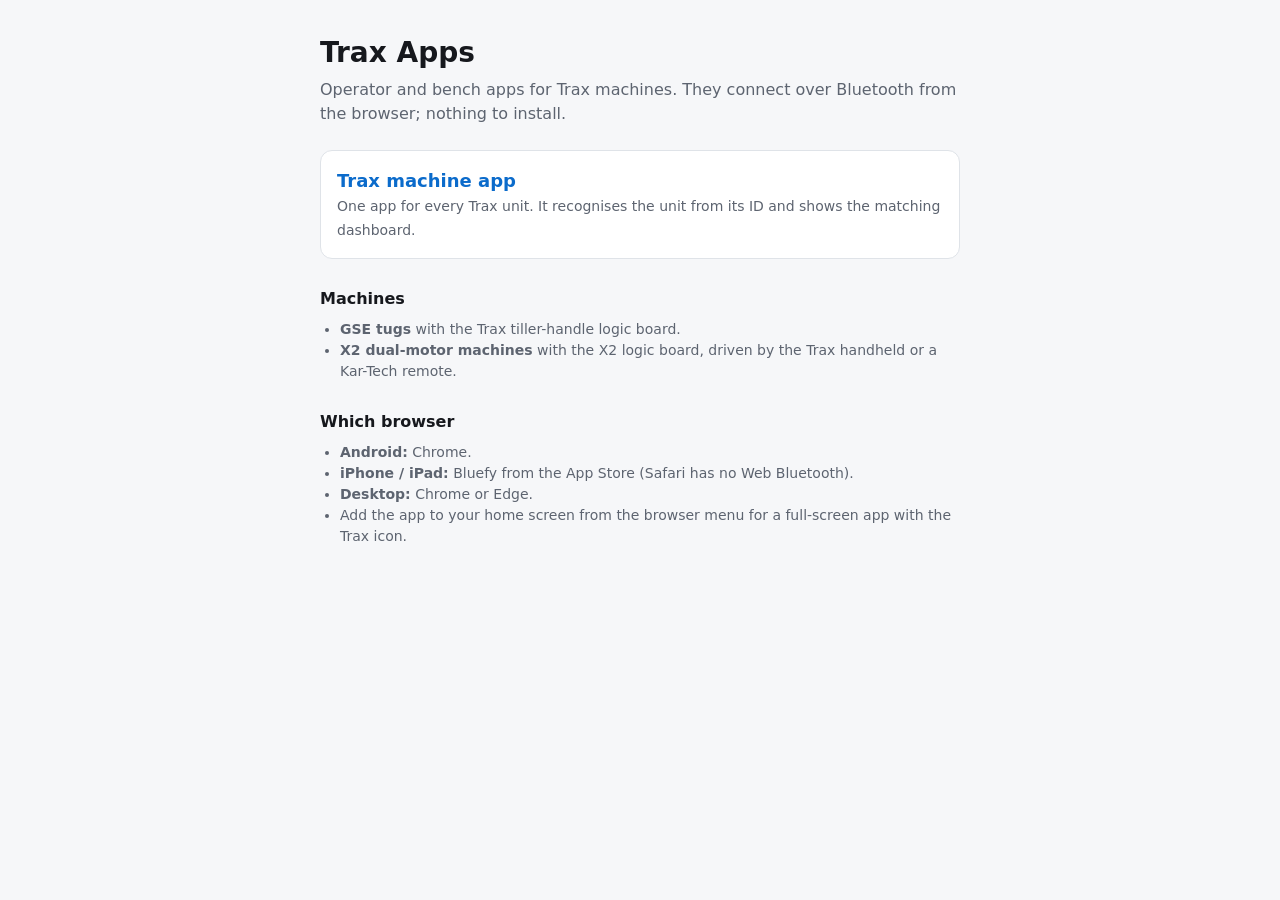
<file: index.html>
<!doctype html>
<html lang="en">
<head>
<meta charset="utf-8">
<meta name="viewport" content="width=device-width, initial-scale=1">
<title>Trax Apps</title>
<meta name="description" content="Web apps for Trax machines. Bluetooth from the browser, nothing to install.">
<style>
  :root { --bg: #f6f7f9; --fg: #16181d; --muted: #5d6470; --card: #ffffff; --line: #dfe3e8; --accent: #0b6bcb; }
  @media (prefers-color-scheme: dark) {
    :root:not([data-theme="light"]) { --bg: #101216; --fg: #e8eaee; --muted: #9aa3ad; --card: #181b21; --line: #2a2f37; --accent: #5aa9ff; }
  }
  :root[data-theme="dark"] { --bg: #101216; --fg: #e8eaee; --muted: #9aa3ad; --card: #181b21; --line: #2a2f37; --accent: #5aa9ff; }
  body { margin: 0; background: var(--bg); color: var(--fg); font: 16px/1.5 system-ui, -apple-system, "Segoe UI", Roboto, sans-serif; }
  main { max-width: 640px; margin: 0 auto; padding: 32px 16px 48px; }
  h1 { font-size: 28px; margin: 0 0 4px; }
  p.lead { color: var(--muted); margin: 0 0 24px; }
  a.app { display: block; background: var(--card); border: 1px solid var(--line); border-radius: 12px; padding: 16px; text-decoration: none; color: inherit; margin-bottom: 12px; }
  a.app:hover { border-color: var(--accent); }
  a.app strong { display: block; font-size: 18px; color: var(--accent); }
  a.app span { color: var(--muted); font-size: 14px; }
  h2 { font-size: 16px; margin: 28px 0 8px; }
  ul { margin: 0; padding-left: 20px; color: var(--muted); font-size: 14px; }
  code { font-size: 13px; }
</style>
</head>
<body>
<main>
  <h1>Trax Apps</h1>
  <p class="lead">Operator and bench apps for Trax machines. They connect over Bluetooth from the browser; nothing to install.</p>

  <a class="app" href="app/">
    <strong>Trax machine app</strong>
    <span>One app for every Trax unit. It recognises the unit from its ID and shows the matching dashboard.</span>
  </a>

  <h2>Machines</h2>
  <ul>
    <li><b>GSE tugs</b> with the Trax tiller-handle logic board.</li>
    <li><b>X2 dual-motor machines</b> with the X2 logic board, driven by the Trax handheld or a Kar-Tech remote.</li>
  </ul>

  <h2>Which browser</h2>
  <ul>
    <li><b>Android:</b> Chrome.</li>
    <li><b>iPhone / iPad:</b> Bluefy from the App Store (Safari has no Web Bluetooth).</li>
    <li><b>Desktop:</b> Chrome or Edge.</li>
    <li>Add the app to your home screen from the browser menu for a full-screen app with the Trax icon.</li>
  </ul>
</main>
</body>
</html>
</file>
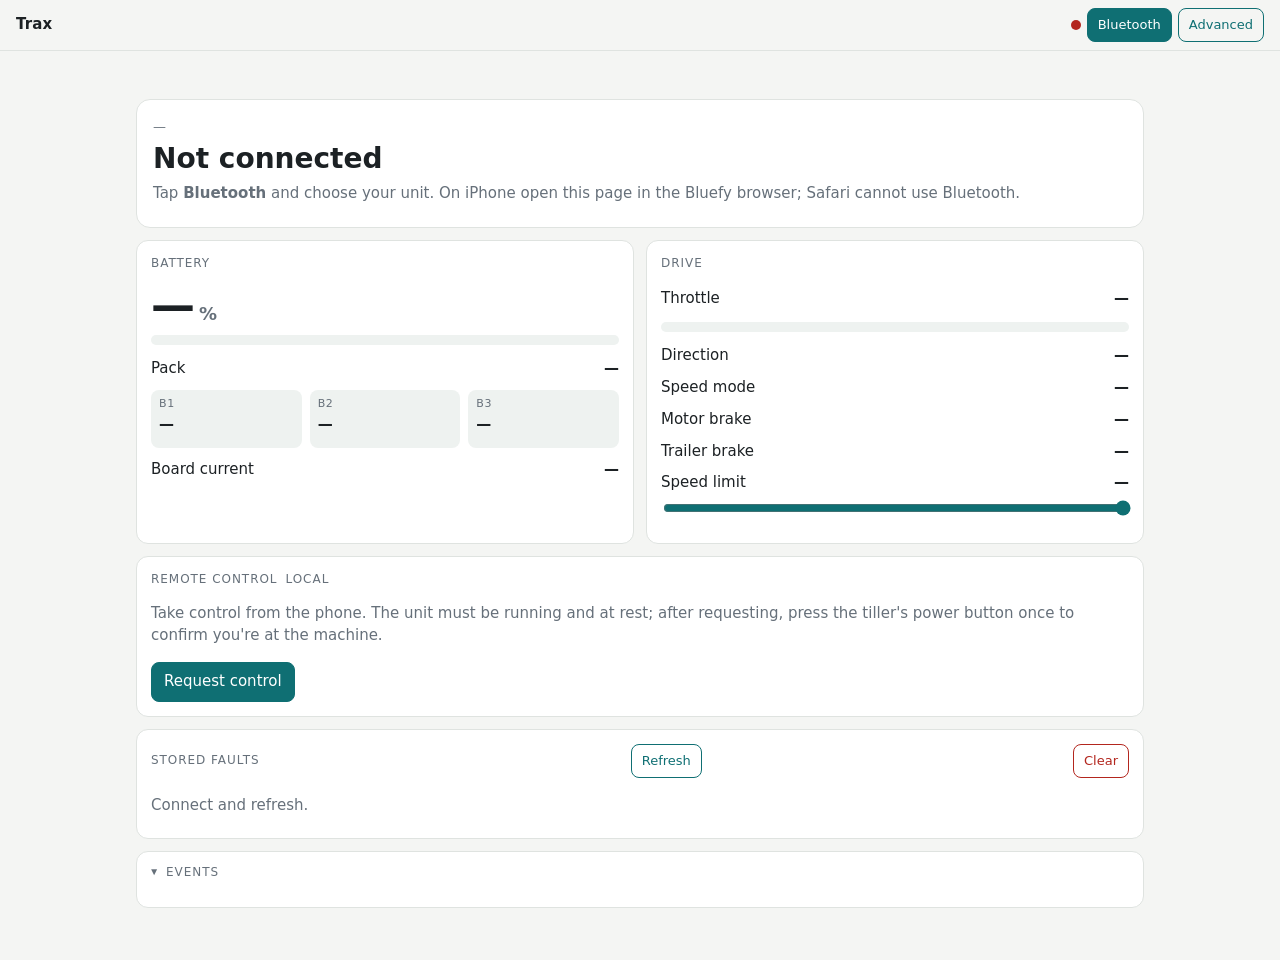
<file: app/index.html>
<!doctype html>
<html lang="en">
<head>
<meta charset="utf-8">
<meta name="viewport" content="width=device-width, initial-scale=1, viewport-fit=cover">
<meta name="color-scheme" content="light dark">
<meta name="apple-mobile-web-app-capable" content="yes">
<meta name="mobile-web-app-capable" content="yes">
<meta name="apple-mobile-web-app-status-bar-style" content="black-translucent">
<meta name="apple-mobile-web-app-title" content="Trax">
<meta name="theme-color" content="#000000">
<link rel="manifest" href="manifest.webmanifest">
<link rel="icon" href="icon.svg" type="image/svg+xml">
<link rel="apple-touch-icon" href="icon-180.png">
<title>Trax</title>
<link rel="stylesheet" href="css/app.css">
<script>
// Show script errors on the page (phones have no console). Must be a classic
// script so it runs even when the module below fails to load.
window.addEventListener("error", function (e) {
  var b = document.getElementById("jserr"); if (!b) return;
  b.hidden = false; b.textContent = "Script error: " + (e.message || e) + (e.filename ? " (" + e.filename.split("/").pop() + ":" + e.lineno + ")" : "");
});
window.addEventListener("unhandledrejection", function (e) {
  var b = document.getElementById("jserr"); if (!b) return;
  b.hidden = false; b.textContent = "Error: " + (e.reason && e.reason.message || e.reason);
});
if (!Element.prototype.replaceChildren) Element.prototype.replaceChildren = function () { while (this.firstChild) this.removeChild(this.firstChild); for (var i = 0; i < arguments.length; i++) this.appendChild(arguments[i]); };
</script>
</head>
<body>
<div id="jserr" class="alert" hidden></div>
<header class="top">
  <div class="brand"><span id="unit-name" title="Tap to rename this unit">Trax</span> <span id="unit-id" class="chip unit-chip" hidden></span> <span id="devname" class="muted"></span></div>
  <div class="conn">
    <span id="linkdot" class="dot"></span>
    <button id="btn-bridge" class="btn small">Bridge</button>
    <button id="btn-ble" class="btn small">Bluetooth</button>
    <button id="btn-ble-off" class="btn small ghost" hidden>Disconnect</button>
    <button id="btn-adv" class="btn small ghost" aria-pressed="false">Advanced</button>
  </div>
</header>

<main class="wrap">

  <!-- ===== Unit identity (every product) ===== -->
  <section class="unit-line">
    <span id="unit-product" class="muted small"></span>
    <button id="btn-rename" class="btn small ghost" hidden>Rename</button>
  </section>
  <div id="unit-twin" class="alert warn small" hidden></div>

  <!-- ===== Unknown machine / unreadable protocol ===== -->
  <section class="card" data-dash="generic" hidden>
    <div class="card-h" id="gen-title">Unknown machine</div>
    <p id="gen-text" class="muted"></p>
    <div class="console" id="gen-lines"></div>
  </section>

  <!-- ===== GSE tiller handle: operator view ===== -->
  <section id="hero" class="hero state-none" data-dash="gse">
    <div class="hero-state" id="state">—</div>
    <div class="hero-text" id="state-text">Not connected</div>
    <div class="hero-sub" id="connect-hint" hidden>Tap <b>Bluetooth</b> and choose your unit. On iPhone open this page in the Bluefy browser; Safari cannot use Bluetooth.</div>
    <div class="hero-sub" id="state-sub"></div>
  </section>

  <section id="alert" class="alert" data-dash="gse" data-keep-hidden hidden>
    <div class="alert-title" id="alert-title"></div>
    <div class="alert-text" id="alert-text"></div>
    <div class="row wrap-row" style="margin-top:8px">
      <button id="btn-restart" class="btn small" hidden>Restart</button>
      <button id="btn-powercycle" class="btn small sim" data-s="reset" hidden>Power cycle (simulator)</button>
    </div>
  </section>

  <section class="grid" data-dash="gse">
    <div class="card">
      <div class="card-h">Battery <span class="muted small" id="batt-type"></span></div>
      <div class="soc"><span id="soc">—</span><span class="unit">%</span></div>
      <div class="bar"><div id="socbar" class="bar-fill"></div></div>
      <div class="row"><span>Pack</span><b id="v36">—</b></div>
      <div class="units">
        <div><span>B1</span><b id="b1">—</b><i id="b1bar"></i></div>
        <div><span>B2</span><b id="b2">—</b><i id="b2bar"></i></div>
        <div><span>B3</span><b id="b3">—</b><i id="b3bar"></i></div>
      </div>
      <div class="row"><span id="i-label">Board current</span><b id="i_board">—</b></div>
      <div class="row" id="chg-row" hidden><span>Time to full</span><b id="chg-time">—</b></div>
      <div class="row" id="run-row" hidden><span>Run time left</span><b id="run-time">—</b></div>
      <div class="row" id="soc-src" hidden><span class="muted small" id="soc-note"></span></div>
      <div class="badges" id="batt-badges"></div>
    </div>

    <div class="card">
      <div class="card-h">Drive</div>
      <div class="row"><span>Throttle</span><b id="thr">—</b></div>
      <div class="bar"><div id="thrbar" class="bar-fill accent"></div></div>
      <div class="row"><span>Direction</span><b id="dir">—</b></div>
      <div class="row"><span>Speed mode</span><b id="speed">—</b></div>
      <div class="row"><span>Motor brake</span><b id="mbrake">—</b></div>
      <div class="row"><span>Trailer brake</span><b id="tb">—</b></div>
      <div class="row" id="trailer-row" hidden><span>Trailer</span><b id="trailer">—</b></div>
      <div class="row" id="temp-row" hidden><span>Board temperature</span><b id="temp">—</b></div>
      <div class="row slider-row">
        <label for="thr-limit">Speed limit <b id="thr-limit-v">—</b></label>
        <input id="thr-limit" type="range" min="50" max="100" step="5" value="100" aria-label="Speed limit percent">
      </div>
      <div class="badges" id="drive-badges"></div>
    </div>
  </section>

  <section class="card" id="remote-card" data-dash="gse">
    <div class="card-h">Remote control <span class="muted small" id="remote-state">local</span></div>
    <div id="remote-idle">
      <p class="muted">Take control from the phone. The unit must be running and at rest; after requesting, press the tiller's power button once to confirm you're at the machine.</p>
      <p id="remote-link" class="drive-banner" hidden></p>
      <button id="btn-remote-req" class="btn">Request control</button>
      <p id="remote-msg" class="drive-banner bad" hidden></p>
      <button id="btn-remote-restart" class="btn small" hidden>Restart unit</button>
    </div>
    <div id="remote-pending" hidden>
      <p><b>Press the power button on the tiller</b> to confirm. Waiting…</p>
      <div class="row wrap-row">
        <button id="btn-remote-cancel" class="btn ghost small">Cancel</button>
        <button class="btn small sim" data-s="press" hidden>Simulate: tiller button press</button>
      </div>
    </div>
    <div id="remote-armed" hidden>
      <p><b>Remote control active.</b> The drive screen is open; if it was closed, reopen it.</p>
      <div class="row wrap-row"><button id="btn-drive-open" class="btn">Open drive screen</button>
        <button id="btn-remote-rel" class="btn ghost">Release control</button></div>
    </div>
    <div id="remote-stopped" hidden class="alert">
      <div class="alert-title">Remote STOP is latched</div>
      <div class="alert-text">The unit is holding with the trailer brake on. Open the drive screen to clear the stop, or release control.</div>
      <div class="row wrap-row" style="margin-top:8px">
        <button id="btn-remote-open2" class="btn small">Open drive screen</button>
        <button id="btn-remote-rel3" class="btn small ghost">Release</button>
      </div>
    </div>
    <div id="remote-lost" hidden class="alert warn">
      <div class="alert-title">Control link interrupted</div>
      <div class="alert-text" id="remote-lost-text">No commands reached the unit. It has stopped and is holding.</div>
      <div class="row wrap-row" style="margin-top:8px">
        <button id="btn-remote-resume" class="btn small">Resume</button>
        <button id="btn-remote-rel2" class="btn small ghost">Release</button>
      </div>
    </div>
  </section>

  <!-- ===== X2 dual motor: operator view ===== -->
  <section id="x2-hero" class="hero state-none" data-dash="x2" hidden>
    <div class="hero-state" id="x2-state">—</div>
    <div class="hero-text" id="x2-state-text">Not connected</div>
    <div class="hero-sub" id="x2-state-sub"></div>
  </section>

  <section id="x2-alert" class="alert" data-dash="x2" data-keep-hidden hidden>
    <div class="alert-title" id="x2-alert-title"></div>
    <div class="alert-text" id="x2-alert-text"></div>
    <div class="row wrap-row" style="margin-top:8px">
      <button id="x2-btn-restart" class="btn small" hidden>Restart</button>
      <button class="btn small sim" data-s="reset" hidden>Power cycle (simulator)</button>
    </div>
  </section>

  <!-- a change to a confirmed setting (remote type, control style): waiting for the unit's button, or stored and waiting for a restart -->
  <section id="x2-cfg-notice" class="alert warn" data-dash="x2" data-keep-hidden hidden>
    <div class="alert-title" id="x2-cfg-notice-title"></div>
    <div class="alert-text" id="x2-cfg-notice-text"></div>
    <div class="row wrap-row" style="margin-top:8px">
      <button id="x2-btn-cfg-cancel" class="btn small ghost">Cancel</button>
      <button id="x2-btn-cfg-sim-press" class="btn small sim" data-s="press" hidden>Simulate: power button press</button>
      <button id="x2-btn-cfg-sim-reset" class="btn small sim" data-s="reset" hidden>Power cycle (simulator)</button>
    </div>
  </section>

  <section class="grid" data-dash="x2" hidden>
    <div class="card">
      <div class="card-h">Control <span class="muted small" id="x2-ctl-mode"></span></div>
      <div class="row"><span>Driving now</span><b id="x2-ctl">—</b></div>
      <div class="row" id="x2-link-row"><span>Trax handheld</span><b id="x2-link">—</b></div>
      <div class="row" id="x2-kt-row"><span>Kar-Tech levers</span><b id="x2-kt">—</b></div>
      <div class="x2-tracks">
        <div class="x2-track"><span>Left</span><div class="x2-bibar"><i id="x2-out-l"></i></div><b id="x2-out-l-v">—</b></div>
        <div class="x2-track"><span>Right</span><div class="x2-bibar"><i id="x2-out-r"></i></div><b id="x2-out-r-v">—</b></div>
      </div>
      <div class="row"><span>Speed mode</span><b id="x2-speed">—</b></div>
      <div class="row slider-row">
        <label for="x2-thr-limit">Speed limit <b id="x2-thr-limit-v">—</b></label>
        <input id="x2-thr-limit" type="range" min="10" max="100" step="5" value="100" aria-label="Speed limit percent">
      </div>
      <div class="badges" id="x2-ctl-badges"></div>
    </div>

    <div class="card">
      <div class="card-h">Wheel speed <span class="muted small" id="x2-ws-note"></span></div>
      <div class="x2-tracks">
        <div class="x2-track"><span>Left</span><div class="bar"><div id="x2-ws-l" class="bar-fill accent"></div></div><b id="x2-ws-l-v">—</b></div>
        <div class="x2-track"><span>Right</span><div class="bar"><div id="x2-ws-r" class="bar-fill accent"></div></div><b id="x2-ws-r-v">—</b></div>
      </div>
      <div class="row"><span>Difference</span><b id="x2-ws-diff">—</b></div>
      <div class="row"><span>Drive assist</span><b id="x2-pid">—</b></div>
      <div class="x2-track x2-trim"><span>Trim</span><div class="x2-bibar"><i id="x2-pid-u"></i></div><b id="x2-pid-u-v">—</b></div>
      <div class="row"><span>Learned trim</span><b id="x2-learn">—</b></div>
      <label class="chk"><input type="checkbox" id="x2-pid-en"> Keep the tracks matched (drive assist)</label>
      <div class="badges" id="x2-ws-badges"></div>
    </div>

    <div class="card">
      <div class="card-h">Battery <span class="muted small" id="x2-batt-type"></span></div>
      <div class="soc"><span id="x2-soc">—</span><span class="unit">%</span></div>
      <div class="bar"><div id="x2-socbar" class="bar-fill"></div></div>
      <div class="row"><span>Pack</span><b id="x2-v36">—</b></div>
      <div class="units" id="x2-units">
        <div><span>B1</span><b id="x2-b1">—</b><i id="x2-b1bar"></i></div>
        <div><span>B2</span><b id="x2-b2">—</b><i id="x2-b2bar"></i></div>
        <div><span>B3</span><b id="x2-b3">—</b><i id="x2-b3bar"></i></div>
      </div>
      <div class="row" id="x2-i-board-row"><span>Machine current</span><b id="x2-i-board">—</b></div>
      <div class="row" id="x2-temp-row" hidden><span>Board temperature</span><b id="x2-temp">—</b></div>
      <div class="badges" id="x2-batt-badges"></div>
    </div>

    <div class="card">
      <div class="card-h">Machine</div>
      <div class="row x2-estop-row"><span>E-stop loop</span><b id="x2-estop">—</b></div>
      <div class="x2-sides">
        <div class="x2-side"><div class="x2-side-h">Side A</div>
          <div class="row"><span>Controller</span><b id="x2-mc-a">—</b></div>
          <div class="row"><span>Contactor</span><b id="x2-relay-a">—</b></div>
          <div class="row"><span>Brake</span><b id="x2-brake-a">—</b></div>
        </div>
        <div class="x2-side"><div class="x2-side-h">Side B</div>
          <div class="row"><span>Controller</span><b id="x2-mc-b">—</b></div>
          <div class="row"><span>Contactor</span><b id="x2-relay-b">—</b></div>
          <div class="row"><span>Brake</span><b id="x2-brake-b">—</b></div>
        </div>
      </div>
      <div class="badges" id="x2-mach-badges"></div>
      <div class="sub-h">Trailer</div>
      <div class="row"><span>Trailer brake</span><b id="x2-tb">—</b></div>
      <div class="row" id="x2-trailer-row" hidden><span>Trailer</span><b id="x2-trailer">—</b></div>
    </div>
  </section>

  <section class="card" id="x2-remote-card" data-dash="x2" hidden>
    <div class="card-h">Phone control <span class="muted small" id="x2-remote-state">radio remote</span></div>
    <div id="x2-remote-idle">
      <p class="muted" id="x2-remote-intro">Drive from this phone with the same controls as the radio remote. The unit must be running and at rest; after requesting, press the unit's power button once to confirm you are at the machine.</p>
      <p id="x2-remote-link" class="drive-banner" hidden></p>
      <div class="row"><span>Control style</span><b id="x2-style-now">—</b></div>
      <div class="row wrap-row">
        <button id="x2-btn-remote-req" class="btn">Request control</button>
        <button id="x2-btn-style" class="btn ghost" title="Needs a press of the unit's power button and a restart of the unit">Change control style…</button>
      </div>
      <p id="x2-remote-msg" class="drive-banner bad" hidden></p>
    </div>
    <div id="x2-remote-pending" hidden>
      <p><b>Press the power button on the unit</b> to confirm. Waiting…</p>
      <div class="row wrap-row">
        <button id="x2-btn-remote-cancel" class="btn ghost small">Cancel</button>
        <button class="btn small sim" data-s="press" hidden>Simulate: power button press</button>
      </div>
    </div>
    <div id="x2-remote-armed" hidden>
      <p><b>The phone is driving.</b> The drive screen is open; if it was closed, reopen it.</p>
      <div class="row wrap-row"><button id="x2-btn-drive-open" class="btn">Open drive screen</button>
        <button id="x2-btn-remote-rel" class="btn ghost">Release control</button></div>
    </div>
    <div id="x2-remote-stopped" hidden class="alert">
      <div class="alert-title">STOP is latched</div>
      <div class="alert-text">The unit is holding. Open the drive screen to clear the stop, or release control.</div>
      <div class="row wrap-row" style="margin-top:8px">
        <button id="x2-btn-remote-open2" class="btn small">Open drive screen</button>
        <button id="x2-btn-remote-rel3" class="btn small ghost">Release</button>
      </div>
    </div>
    <div id="x2-remote-lost" hidden class="alert warn">
      <div class="alert-title">Control link interrupted</div>
      <div class="alert-text" id="x2-remote-lost-text">No commands reached the unit. It has stopped and is holding.</div>
      <div class="row wrap-row" style="margin-top:8px">
        <button id="x2-btn-remote-resume" class="btn small">Resume</button>
        <button id="x2-btn-remote-rel2" class="btn small ghost">Release</button>
      </div>
    </div>
  </section>

  <section class="card" id="faults-card">
    <div class="card-h">Stored faults <button id="btn-faults" class="btn small ghost">Refresh</button>
      <button id="btn-faults-clr" class="btn small ghost danger">Clear</button></div>
    <ul id="faults" class="list"><li class="muted">Connect and refresh.</li></ul>
  </section>

  <!-- ===== Advanced (bench) view ===== -->
  <div id="advanced" hidden>
    <details class="card" open>
      <summary>Connection</summary>
      <div class="row wrap-row" id="bridge-controls">
        <select id="ports" aria-label="Serial port"></select>
        <button id="btn-serial" class="btn small">Open port</button>
        <button id="btn-ports" class="btn small ghost">Rescan</button>
        <label class="chk"><input type="checkbox" id="chk-log"> CSV log</label>
        <span id="logpath" class="muted small"></span>
      </div>
      <div class="row wrap-row" id="sim-controls" hidden>
        <span class="muted">Simulator:</span>
        <button class="btn small ghost sim" data-s="drive">Drive</button>
        <button class="btn small ghost sim" data-s="estop">E-stop</button>
        <button class="btn small ghost sim" data-s="j20fault">Controller fault</button>
        <button class="btn small ghost sim" data-s="lowbatt">Low battery</button>
        <button class="btn small ghost sim" data-s="weakbatt">Unevenly charged battery</button>
        <button class="btn small ghost sim" data-s="failbatt">Weak battery (droop)</button>
        <button class="btn small ghost sim" data-s="pairing">BLE pairing window</button>
        <button class="btn small ghost sim" data-s="charging">Charger on/off</button>
        <button class="btn small ghost sim" data-s="notaps">Taps unconnected</button>
        <button class="btn small ghost sim" data-s="press">Tiller button press</button>
        <button class="btn small ghost sim" data-s="local">Local input</button>
        <button class="btn small ghost sim" data-s="reset">Power cycle</button>
      </div>
      <div class="sub-h">Known units <span class="muted small">(remembered on this device)</span></div>
      <ul id="known-units" class="list"></ul>
    </details>

    <details class="card" open data-dash="gse">
      <summary>Live <span class="muted small" id="rate"></span></summary>
      <canvas id="chart" height="160"></canvas>
      <div class="legend"><i class="l1"></i>Pack V <i class="l2"></i>Current A <i class="l3"></i>Controller bus V</div>
    </details>

    <details class="card" data-dash="gse">
      <summary>Inputs and outputs</summary>
      <div class="sub-h">Tiller and sensor inputs</div>
      <div class="chips" id="inputs"></div>
      <div class="sub-h">Outputs</div>
      <div class="chips" id="outputs"></div>
    </details>

    <details class="card" data-dash="gse">
      <summary>All readings</summary>
      <div id="fields"></div>
    </details>

    <details class="card" open data-dash="x2" hidden>
      <summary>Live <span class="muted small" data-rate></span></summary>
      <canvas id="x2-chart" height="160"></canvas>
      <div class="legend"><i class="l1"></i>Left wheel Hz <i class="l2"></i>Right wheel Hz <i class="l3"></i>Assist trim (±20 %)</div>
      <div class="row wrap-row" style="margin-top:8px">
        <button id="x2-btn-learn-clr" class="btn small ghost" title="After a motor, gearbox or tyre change">Forget the learned trim</button>
        <span class="muted small" id="x2-learn-detail"></span>
      </div>
    </details>

    <details class="card" data-dash="x2" hidden>
      <summary>Inputs and outputs</summary>
      <div class="sub-h">Inputs</div>
      <div class="chips" id="x2-inputs"></div>
      <div class="sub-h">Outputs</div>
      <div class="chips" id="x2-outputs"></div>
      <div class="sub-h">Remote buttons in the current command</div>
      <div class="chips" id="x2-btns"></div>
    </details>

    <details class="card" data-dash="x2" hidden>
      <summary>All readings</summary>
      <div id="x2-fields"></div>
    </details>

    <details class="card" data-dash="x2" hidden>
      <summary>Simulator (bench) <span class="muted small">shown with the X2 simulator</span></summary>
      <div class="row wrap-row" id="x2-sim-controls">
        <button class="btn small ghost sim" data-s="radio">Handheld on/off</button>
        <button class="btn small ghost sim" data-s="drive">Handheld: drive forward</button>
        <button class="btn small ghost sim" data-s="turn">Handheld: turn</button>
        <button class="btn small ghost sim" data-s="local">Handheld: touch the stick</button>
        <button class="btn small ghost sim" data-s="restop">Handheld e-stop</button>
        <button class="btn small ghost sim" data-s="kartech">Kar-Tech on/off</button>
        <button class="btn small ghost sim" data-s="ktdrive">Kar-Tech: drive forward</button>
        <button class="btn small ghost sim" data-s="ktturn">Kar-Tech: turn</button>
        <button class="btn small ghost sim" data-s="ktopen">Kar-Tech lever wire open</button>
        <button class="btn small ghost sim" data-s="held">Remote held off zero (then power cycle)</button>
        <button class="btn small ghost sim" data-s="mismatch">Track mismatch 10 %</button>
        <button class="btn small ghost sim" data-s="wsfail">Left sensor fail</button>
        <button class="btn small ghost sim" data-s="estop">E-stop loop</button>
        <button class="btn small ghost sim" data-s="j20fault">Controller B fault</button>
        <button class="btn small ghost sim" data-s="lowbatt">Low battery</button>
        <button class="btn small ghost sim" data-s="weakbatt">Unevenly charged battery</button>
        <button class="btn small ghost sim" data-s="failbatt">Weak battery (droop)</button>
        <button class="btn small ghost sim" data-s="pairing">BLE pairing window</button>
        <button class="btn small ghost sim" data-s="press">Power button press</button>
        <button class="btn small ghost sim" data-s="reset">Power cycle</button>
      </div>
    </details>

    <details class="card" id="settings-card">
      <summary>Settings <button id="btn-cfg" class="btn small ghost">Reload from unit</button> <button id="btn-cfg-reset" class="btn small ghost danger">Reset to defaults</button></summary>
      <div id="cfg"></div>
    </details>

    <details class="card">
      <summary>Console</summary>
      <div class="console" id="console"></div>
      <form id="cmdform" class="row">
        <input id="cmd" type="text" autocomplete="off" autocapitalize="characters" placeholder="STATUS, CFGGET, FAULTS, SHUTDOWN, BENCH,ksi,1 …" aria-label="Command">
        <button class="btn small" type="submit">Send</button>
      </form>
    </details>
  </div>

  <details class="card events" open>
    <summary>Events</summary>
    <ul id="events" class="list"></ul>
  </details>
</main>

<!-- ===== Full-screen drive mode (remote control armed) ===== -->
<div id="drive" class="drive" data-dash="gse" data-keep-hidden hidden>
  <div class="drive-top">
    <div class="drive-stat"><span>Charge</span><b id="dv-soc">—</b></div>
    <div class="drive-stat"><span>Current</span><b id="dv-i">—</b></div>
    <div class="drive-stat"><span>Limit</span><b id="dv-lim">—</b></div>
    <div class="drive-stat"><span>Link</span><b id="dv-link">—</b></div>
  </div>
  <div id="dv-banner" class="drive-banner" hidden></div>
  <div class="drive-main">
    <div id="vstick" class="vstick" role="slider" aria-label="Throttle, drag and hold" aria-valuemin="-100" aria-valuemax="100" aria-valuenow="0">
      <div class="vstick-track">
        <div class="vstick-scale"><span>100</span><span>50</span><span class="c">FWD</span><span class="c">REV</span><span>50</span><span>100</span></div>
        <div class="vstick-center"></div>
        <div id="vstick-fill" class="vstick-fill"></div>
        <div id="vstick-knob" class="vstick-knob"><span id="dv-thr">0 %</span><small>HOLD</small></div>
      </div>
    </div>
    <div class="drive-aux">
      <button class="btn hold aux" data-rc="lift">Lift</button>
      <button class="btn hold aux" data-rc="lower">Lower</button>
      <button class="btn hold aux" data-rc="horn">Horn</button>
      <button id="btn-dv-aux" class="btn ghost aux" hidden>Lock</button>
    </div>
  </div>
  <div class="drive-bottom">
    <button id="btn-dv-stop" class="btn danger-fill">STOP</button>
    <button id="btn-dv-resume" class="btn" hidden>Resume</button>
    <button id="btn-dv-release" class="btn ghost">Release control</button>
  </div>
  <!-- Blocking screen: latched remote STOP (two-step clear) or a hard fault / tiller e-stop (power cycle only) -->
  <div id="dv-block" class="drive-block" hidden>
    <div class="drive-block-title" id="dv-block-title">STOPPED</div>
    <div class="drive-block-text" id="dv-block-text"></div>
    <div class="drive-block-actions">
      <button id="btn-dv-clear" class="btn">Clear stop</button>
      <button id="btn-dv-confirm" class="btn danger-fill" hidden>Confirm — resume control</button>
      <button id="btn-dv-clear-cancel" class="btn ghost" hidden>Keep stopped</button>
      <button id="btn-dv-block-release" class="btn ghost">Release control</button>
      <button id="btn-dv-restart" class="btn" hidden>Restart unit</button>
      <button id="btn-dv-block-close" class="btn ghost" hidden>Close</button>
    </div>
  </div>
</div>

<!-- ===== X2 dual motor: full-screen drive mode (phone control armed) ===== -->
<div id="x2-drive" class="drive x2-drive" data-dash="x2" data-keep-hidden hidden>
  <div class="drive-top">
    <div class="drive-stat"><span>Charge</span><b id="x2-dv-soc">—</b></div>
    <div class="drive-stat"><span>Left</span><b id="x2-dv-wl">—</b></div>
    <div class="drive-stat"><span>Right</span><b id="x2-dv-wr">—</b></div>
    <div class="drive-stat"><span>Link</span><b id="x2-dv-link">—</b></div>
  </div>
  <div id="x2-dv-banner" class="drive-banner" hidden></div>
  <div class="x2-dv-bar">
    <span id="x2-style-label" class="x2-style" title="The unit's control style. Changing it needs a press of the unit's power button and a restart.">RC car</span>
    <button id="x2-btn-fast" class="btn small ghost" aria-pressed="false">Fast</button>
    <label class="x2-knob" for="x2-pot"><span>Speed <b id="x2-pot-v">100 %</b></span>
      <input id="x2-pot" type="range" min="0" max="100" step="5" value="100" aria-label="Speed knob percent"></label>
  </div>
  <div class="drive-main">
    <!-- left control: forward / reverse (RC car) or the left track (tank) -->
    <div id="x2-lev-l" class="vstick" role="slider" aria-label="Left stick: forward and reverse. Drag and hold." aria-orientation="vertical" aria-valuemin="-100" aria-valuemax="100" aria-valuenow="0">
      <div class="vstick-track"><div class="vstick-scale"><span class="c">FWD</span><span class="c">REV</span></div>
        <div class="vstick-center"></div><div class="vstick-fill"></div>
        <div class="vstick-knob"><span>0</span><small>DRIVE</small></div></div>
    </div>
    <!-- right control, RC car: rotation -->
    <div id="x2-rot" class="vstick x2-h" role="slider" aria-label="Right stick: rotation. Drag left or right and hold." aria-orientation="horizontal" aria-valuemin="-100" aria-valuemax="100" aria-valuenow="0">
      <div class="vstick-track"><div class="vstick-scale"><span class="c">◀ LEFT</span><span class="c">RIGHT ▶</span></div>
        <div class="vstick-center"></div><div class="vstick-fill"></div>
        <div class="vstick-knob"><span>0</span><small>TURN</small></div></div>
    </div>
    <!-- right control, tank: the right track -->
    <div id="x2-lev-r" class="vstick" role="slider" aria-label="Right track lever. Drag and hold." aria-orientation="vertical" aria-valuemin="-100" aria-valuemax="100" aria-valuenow="0" hidden>
      <div class="vstick-track"><div class="vstick-scale"><span class="c">FWD</span><span class="c">REV</span></div>
        <div class="vstick-center"></div><div class="vstick-fill"></div>
        <div class="vstick-knob"><span>0</span><small>RIGHT</small></div></div>
    </div>
  </div>
  <div class="drive-aux x2-aux">
    <button class="btn x2-hold aux" data-btn="btn2">Lift 1</button>
    <button class="btn x2-hold aux" data-btn="btn3">Lower 1</button>
    <button class="btn x2-hold aux" data-btn="btn0">Lift 2</button>
    <button class="btn x2-hold aux" data-btn="btn1">Lower 2</button>
    <button class="btn x2-hold aux" data-btn="sw1" id="x2-btn-sw1">Horn</button>
  </div>
  <div class="drive-bottom">
    <button id="x2-btn-dv-stop" class="btn danger-fill">STOP</button>
    <button id="x2-btn-dv-resume" class="btn" hidden>Resume</button>
    <button id="x2-btn-dv-release" class="btn ghost">Release control</button>
  </div>
  <div id="x2-dv-block" class="drive-block" hidden>
    <div class="drive-block-title" id="x2-dv-block-title">STOPPED</div>
    <div class="drive-block-text" id="x2-dv-block-text"></div>
    <div class="drive-block-actions">
      <button id="x2-btn-dv-clear" class="btn">Clear stop</button>
      <button id="x2-btn-dv-confirm" class="btn danger-fill" hidden>Confirm — resume control</button>
      <button id="x2-btn-dv-clear-cancel" class="btn ghost" hidden>Keep stopped</button>
      <button id="x2-btn-dv-block-release" class="btn ghost">Release control</button>
      <button id="x2-btn-dv-restart" class="btn" hidden>Restart unit</button>
      <button id="x2-btn-dv-block-close" class="btn ghost" hidden>Close</button>
    </div>
  </div>
</div>

<script type="module" src="js/app.js"></script>
</body>
</html>
</file>
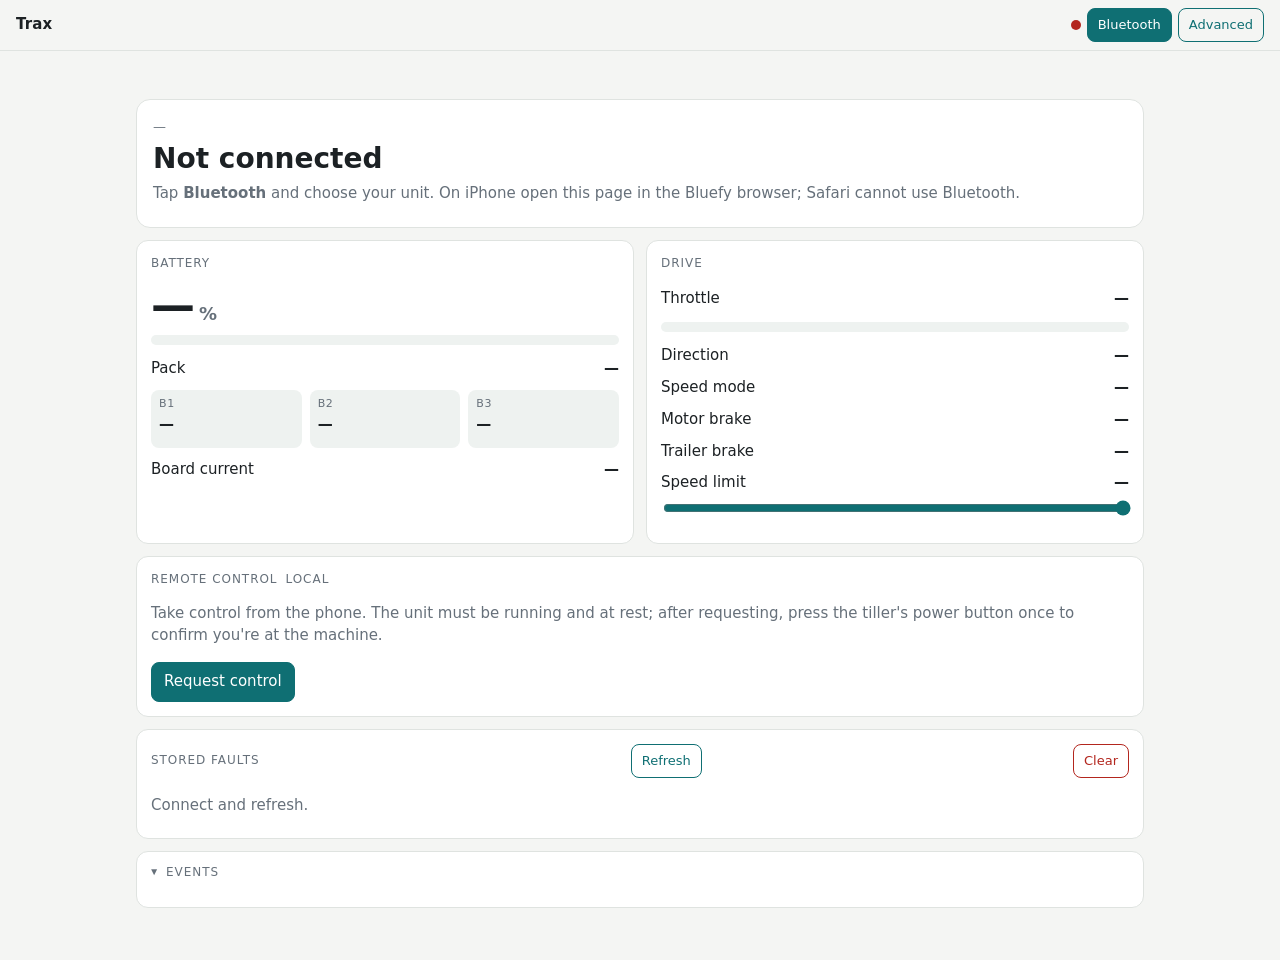
<file: gse/index.html>
<!doctype html>
<html lang="en">
<head>
<meta charset="utf-8">
<meta name="viewport" content="width=device-width, initial-scale=1">
<title>Trax app has moved</title>
<meta http-equiv="refresh" content="0; url=../app/">
<script>location.replace("../app/" + location.search + location.hash);</script>
<style>body { font: 16px/1.5 system-ui, sans-serif; margin: 32px 16px; color: #16181d; } a { color: #0b6bcb; }</style>
</head>
<body>
<p>The Trax app now lives at <a href="../app/">../app/</a>. You are being taken there.</p>
<p>If this was a home-screen app, remove it and add the new address to the home screen once.</p>
</body>
</html>
</file>
<file: app/css/app.css>
/* Trax GSE web app — phone first (390–430 px), laptop second. */
:root {
  --bg: #f4f5f3; --surface: #ffffff; --ink: #1c2124; --muted: #66707a; --line: #dfe3e0;
  --accent: #0f6f73; --ok: #1f8a4c; --warn: #b7791f; --bad: #b3261e; --info: #2f5fb3;
  --ok-bg: #e2f3e8; --warn-bg: #fbeed3; --bad-bg: #fbe0dd; --info-bg: #e2eaf8; --run-bg: #dcefe3;
  --key-bg: #eef2f0;
}
@media (prefers-color-scheme: dark) {
  :root { color-scheme: dark;
    --bg: #131718; --surface: #1c2224; --ink: #e7eae8; --muted: #98a3aa; --line: #2c3538;
    --accent: #4fb3b6; --ok: #6fd39a; --warn: #f0c36b; --bad: #f28b82; --info: #8fb4f0;
    --ok-bg: #1d3628; --warn-bg: #3d3113; --bad-bg: #452321; --info-bg: #1d2c46; --run-bg: #1f3b2b;
    --key-bg: #232c2e; }
}
* { box-sizing: border-box; }
html, body { margin: 0; background: var(--bg); color: var(--ink);
  font: 15px/1.45 -apple-system, "SF Pro Text", system-ui, "Segoe UI", Roboto, sans-serif; }
.wrap { max-width: 1040px; margin: 0 auto; padding-block: 12px 40px; padding-inline: 16px; }
.top { position: sticky; top: 0; z-index: 3; background: var(--bg); border-bottom: 1px solid var(--line);
  padding: calc(8px + env(safe-area-inset-top, 0px)) 16px 8px; display: flex; align-items: center;
  justify-content: space-between; gap: 8px; flex-wrap: wrap; }
.brand { font-weight: 600; letter-spacing: .01em; display: flex; align-items: center; gap: 6px; min-width: 0; }
#unit-name { cursor: pointer; white-space: nowrap; overflow: hidden; text-overflow: ellipsis; }
.unit-chip { font-family: ui-monospace, Menlo, Consolas, monospace; font-size: 11px; padding: 2px 7px; }
.unit-line { display: flex; align-items: center; justify-content: space-between; gap: 8px; margin: 6px 0 4px; min-height: 22px; }
.alert.small { font-size: 13px; padding: 8px 12px; }
.save-st.ok { color: var(--ok); } .save-st.bad { color: var(--bad); }
.conn { display: flex; align-items: center; gap: 6px; }
.dot { width: 10px; height: 10px; border-radius: 50%; background: var(--bad); display: inline-block; }
.dot.on { background: var(--ok); }
.muted { color: var(--muted); font-weight: 400; } .small { font-size: 12px; }

.btn { font: inherit; border: 1px solid var(--accent); background: var(--accent); color: #fff;
  border-radius: 8px; padding: 8px 12px; cursor: pointer; min-height: 40px; }
.btn.small { padding: 6px 10px; min-height: 34px; font-size: 13px; }
.btn.ghost { background: transparent; color: var(--accent); }
.btn.ghost.danger { color: var(--bad); border-color: var(--bad); }
.btn[aria-pressed="true"] { background: var(--ink); border-color: var(--ink); color: var(--bg); }
.btn:focus-visible, input:focus-visible, select:focus-visible { outline: 2px solid var(--accent); outline-offset: 1px; }

.hero { border-radius: 14px; padding: 18px 16px; margin-block: 8px 12px; background: var(--surface);
  border: 1px solid var(--line); }
.hero-state { font-size: 13px; letter-spacing: .08em; text-transform: uppercase; color: var(--muted); }
.hero-text { font-size: 28px; font-weight: 600; margin-top: 2px; text-wrap: balance; }
.hero-sub { color: var(--muted); margin-top: 4px; }
.hero.state-RUN { background: var(--run-bg); border-color: transparent; }
.hero.state-FAULT { background: var(--bad-bg); border-color: transparent; }
.hero.state-CURTIS_START, .hero.state-ARMING, .hero.state-PRECHECK { background: var(--info-bg); border-color: transparent; }

.alert { border-radius: 12px; padding: 12px 14px; margin-block: 0 12px; background: var(--bad-bg); border-left: 5px solid var(--bad); }
.alert.warn { background: var(--warn-bg); border-left-color: var(--warn); }
.alert-title { font-weight: 600; }

.grid { display: grid; grid-template-columns: repeat(auto-fit, minmax(280px, 1fr)); gap: 12px; margin-bottom: 12px; }
.card { background: var(--surface); border: 1px solid var(--line); border-radius: 12px; padding: 14px; margin-bottom: 12px; }
.grid .card { margin-bottom: 0; }
.card-h { font-size: 12px; letter-spacing: .08em; text-transform: uppercase; color: var(--muted);
  margin-bottom: 10px; display: flex; align-items: center; gap: 8px; }
.card-h .btn { margin-left: auto; }
.row { display: flex; align-items: center; justify-content: space-between; gap: 10px; padding: 5px 0; }
.row b { font-variant-numeric: tabular-nums; font-weight: 600; }
.wrap-row { flex-wrap: wrap; justify-content: flex-start; }
.soc { font-size: 44px; font-weight: 600; line-height: 1; font-variant-numeric: tabular-nums; }
.soc .unit { font-size: 18px; color: var(--muted); margin-left: 4px; }
.bar { height: 10px; border-radius: 6px; background: var(--key-bg); overflow: hidden; margin: 8px 0; }
.bar-fill { height: 100%; width: 0; background: var(--ok); transition: width .3s; }
.bar-fill.accent { background: var(--accent); }
.bar-fill.low { background: var(--bad); } .bar-fill.mid { background: var(--warn); }
.units { display: grid; grid-template-columns: repeat(3, 1fr); gap: 8px; margin: 6px 0; }
.units div { background: var(--key-bg); border-radius: 8px; padding: 6px 8px; display: grid; gap: 2px; }
.units span { font-size: 11px; color: var(--muted); text-transform: uppercase; letter-spacing: .06em; }
.units b { font-variant-numeric: tabular-nums; }
.units i { display: block; height: 4px; border-radius: 2px; background: var(--ok); width: 0; }
.badges { display: flex; flex-wrap: wrap; gap: 6px; margin-top: 6px; min-height: 0; }
.badge { font-size: 12px; font-weight: 600; padding: 2px 8px; border-radius: 999px; background: var(--info-bg); color: var(--info); }
.badge.ok { background: var(--ok-bg); color: var(--ok); } .badge.warn { background: var(--warn-bg); color: var(--warn); }
.badge.bad { background: var(--bad-bg); color: var(--bad); }

.list { list-style: none; margin: 0; padding: 0; }
.list li { padding: 7px 0; border-top: 1px solid var(--line); display: flex; gap: 10px; align-items: baseline; }
.list li:first-child { border-top: 0; }
.list .t { font-family: ui-monospace, "SF Mono", Menlo, monospace; font-size: 12px; color: var(--muted); min-width: 64px; }
.list .k { font-size: 11px; font-weight: 700; letter-spacing: .06em; padding: 1px 6px; border-radius: 4px; background: var(--key-bg); }
.list .k.FAULT { background: var(--bad-bg); color: var(--bad); } .list .k.WARN { background: var(--warn-bg); color: var(--warn); }
.list .k.STATE { background: var(--info-bg); color: var(--info); }
.events .list { max-height: 260px; overflow: auto; }

.chips { display: flex; flex-wrap: wrap; gap: 6px; }
.chip { font-size: 12px; padding: 4px 9px; border-radius: 999px; border: 1px solid var(--line); color: var(--muted); }
.chip.on { background: var(--ok-bg); color: var(--ok); border-color: transparent; font-weight: 600; }
.chip.inv { opacity: .45; text-decoration: line-through; }

.tablewrap { overflow-x: auto; }
table { border-collapse: collapse; width: 100%; font-size: 14px; }
td { padding: 6px 8px; border-bottom: 1px solid var(--line); }
td:first-child { color: var(--muted); }
td.v { text-align: right; font-variant-numeric: tabular-nums; font-family: ui-monospace, "SF Mono", Menlo, monospace; }
td input { width: 96px; font: inherit; padding: 4px 6px; border: 1px solid var(--line); border-radius: 6px; background: var(--bg); color: var(--ink); text-align: right; }

canvas { width: 100%; display: block; }
.legend { font-size: 12px; color: var(--muted); display: flex; gap: 6px; align-items: center; margin-top: 4px; flex-wrap: wrap; }
.legend i { display: inline-block; width: 14px; height: 3px; border-radius: 2px; margin-right: 2px; }
.l1 { background: var(--ok); } .l2 { background: var(--accent); } .l3 { background: var(--info); }

.console { font-family: ui-monospace, "SF Mono", Menlo, monospace; font-size: 12px; background: var(--key-bg);
  border-radius: 8px; padding: 8px; height: 180px; overflow: auto; white-space: pre-wrap; word-break: break-all; }
.console .tx { color: var(--accent); } .console .err { color: var(--bad); }
#cmdform { gap: 8px; }
#cmd { flex: 1; min-width: 0; font: inherit; padding: 8px 10px; border: 1px solid var(--line); border-radius: 8px; background: var(--bg); color: var(--ink); }
select { font: inherit; padding: 6px 8px; border: 1px solid var(--line); border-radius: 8px; background: var(--bg); color: var(--ink); max-width: 100%; }
.chk { display: flex; align-items: center; gap: 6px; }
[hidden] { display: none !important; }
@media (prefers-reduced-motion: reduce) { * { transition: none !important; } }

/* ---- P3 review additions: collapsibles, sliders, remote-control stick ---- */
details.card { padding: 0; }
details.card > summary { list-style: none; cursor: pointer; padding: 12px 14px; font-size: 12px; letter-spacing: .08em;
  text-transform: uppercase; color: var(--muted); display: flex; align-items: center; gap: 8px; }
details.card > summary::-webkit-details-marker { display: none; }
details.card > summary::before { content: "▸"; font-size: 12px; transition: transform .15s; }
details[open].card > summary::before { transform: rotate(90deg); }
details.card > summary .btn { margin-left: auto; }
details.card > *:not(summary) { margin-inline: 14px; }
details.card > *:last-child { margin-bottom: 14px; }
.sub-h { font-size: 11px; letter-spacing: .08em; text-transform: uppercase; color: var(--muted); margin: 10px 0 6px; }
.cat-h { font-size: 12px; font-weight: 600; letter-spacing: .06em; text-transform: uppercase; color: var(--accent); margin: 12px 0 4px; }
.slider-row { flex-direction: column; align-items: stretch; gap: 4px; }
.slider-row label { display: flex; justify-content: space-between; }
input[type=range] { width: 100%; accent-color: var(--accent); }
.help { display: inline-block; width: 18px; height: 18px; border-radius: 50%; border: 1px solid var(--line); color: var(--muted);
  font-size: 12px; line-height: 16px; text-align: center; cursor: help; margin-left: 6px; }
.setting { display: grid; grid-template-columns: 1fr auto auto; gap: 8px; align-items: center; padding: 6px 0; border-bottom: 1px solid var(--line); }
.setting .lbl { display: flex; align-items: center; }
.setting .desc { grid-column: 1 / -1; color: var(--muted); font-size: 12px; margin-top: -2px; }
.setting input, .setting select { font: inherit; padding: 4px 6px; border: 1px solid var(--line); border-radius: 6px; background: var(--bg); color: var(--ink); width: 110px; }
.setting .unit { color: var(--muted); font-size: 12px; }
.row.center { justify-content: center; gap: 12px; }
.btn.hold { min-width: 90px; user-select: none; -webkit-user-select: none; touch-action: none; }
.btn.hold.active { background: var(--ok); border-color: var(--ok); }
.stick-wrap { display: flex; align-items: center; gap: 8px; margin: 8px 0; }
.stick-label { font-size: 11px; letter-spacing: .08em; color: var(--muted); width: 32px; text-align: center; }
.stick { position: relative; flex: 1; height: 72px; touch-action: none; user-select: none; -webkit-user-select: none; }
.stick-track { position: absolute; left: 0; right: 0; top: 30px; height: 12px; border-radius: 6px; background: var(--key-bg); }
.stick-center { position: absolute; left: 50%; top: -6px; width: 2px; height: 24px; background: var(--line); transform: translateX(-1px); }
.stick-fill { position: absolute; top: 0; bottom: 0; background: var(--accent); border-radius: 6px; left: 50%; width: 0; }
.stick-knob { position: absolute; top: 12px; left: 50%; width: 64px; height: 48px; margin-left: -32px; border-radius: 12px;
  background: var(--surface); border: 2px solid var(--accent); color: var(--accent); font-weight: 700; font-size: 12px;
  letter-spacing: .08em; display: flex; align-items: center; justify-content: center; box-shadow: 0 2px 6px rgba(0,0,0,.2); }
.stick.active .stick-knob { background: var(--accent); color: var(--accent-ink, #fff); }
.hero-sub .src { font-weight: 600; color: var(--info); }

/* ---- full-screen drive mode ---- */
body.driving { position: fixed; inset: 0; overflow: hidden; }          /* no page scroll / pull-to-refresh */
.drive { position: fixed; inset: 0; z-index: 20; background: var(--bg); color: var(--ink);
  display: flex; flex-direction: column; touch-action: none; overscroll-behavior: none;
  user-select: none; -webkit-user-select: none; -webkit-touch-callout: none;
  padding: calc(8px + env(safe-area-inset-top, 0px)) 12px calc(10px + env(safe-area-inset-bottom, 0px)); }
.drive-top { display: grid; grid-template-columns: repeat(4, 1fr); gap: 6px; }
.drive-stat { background: var(--surface); border: 1px solid var(--line); border-radius: 8px; padding: 4px 8px; }
.drive-stat span { display: block; font-size: 10px; letter-spacing: .08em; text-transform: uppercase; color: var(--muted); }
.drive-stat b { font-variant-numeric: tabular-nums; font-size: 15px; }
.drive-banner { margin-top: 8px; padding: 8px 12px; border-radius: 10px; background: var(--warn-bg); color: var(--warn); font-weight: 600; }
.drive-banner.bad { background: var(--bad-bg); color: var(--bad); }
.drive-main { flex: 1; display: flex; gap: 12px; min-height: 0; padding-block: 10px; }
.vstick { flex: 1; position: relative; min-height: 0; }
.vstick-track { position: absolute; inset: 0; border-radius: 20px; background: var(--surface); border: 1px solid var(--line); overflow: hidden; }
.vstick-scale { position: absolute; inset: 0; display: flex; flex-direction: column; justify-content: space-between; align-items: flex-end;
  padding: 10px 10px; font-size: 11px; letter-spacing: .08em; color: var(--muted); pointer-events: none; }
.vstick-scale .c { color: var(--accent); font-weight: 700; }
.vstick-center { position: absolute; left: 8%; right: 8%; top: 50%; height: 2px; background: var(--line); }
.vstick-fill { position: absolute; left: 8%; right: 8%; top: 50%; height: 0; background: var(--accent); opacity: .35; }
.vstick-knob { position: absolute; left: 8%; right: 8%; top: 50%; height: 84px; margin-top: -42px; border-radius: 16px;
  background: var(--surface); border: 3px solid var(--accent); color: var(--accent); display: flex; flex-direction: column;
  align-items: center; justify-content: center; box-shadow: 0 4px 12px rgba(0,0,0,.25); pointer-events: none; }
.vstick-knob span { font-size: 26px; font-weight: 700; font-variant-numeric: tabular-nums; }
.vstick-knob small { font-size: 10px; letter-spacing: .12em; }
.vstick.active .vstick-knob { background: var(--accent); color: var(--accent-ink, #fff); }
.drive-aux { display: flex; flex-direction: column; gap: 10px; width: 96px; }
.btn.aux { flex: 1; font-size: 16px; font-weight: 600; min-height: 56px; }
.drive-bottom { display: flex; gap: 10px; }
.drive-bottom .btn { flex: 1; min-height: 52px; font-size: 16px; font-weight: 700; }
.btn.danger-fill { background: var(--bad); border-color: var(--bad); color: #fff; }
/* blocking screen over the drive view: latched STOP or a hard fault */
.drive-block { position: absolute; inset: 0; z-index: 30; display: flex; flex-direction: column; justify-content: center; align-items: center;
  gap: 14px; padding: 24px; text-align: center; background: var(--bad); color: #fff; }
.drive-block.warn { background: var(--warn); color: #1a1200; }
.drive-block-title { font-size: 44px; font-weight: 800; letter-spacing: .06em; }
.drive-block-text { font-size: 16px; max-width: 32ch; opacity: .95; }
.drive-block-actions { display: flex; flex-direction: column; gap: 10px; width: min(100%, 320px); margin-top: 12px; }
.drive-block-actions .btn { min-height: 52px; font-size: 16px; font-weight: 700; background: #fff; color: #111; border-color: #fff; }
.drive-block-actions .btn.ghost { background: transparent; color: inherit; border-color: currentColor; }
.drive-block-actions .btn.danger-fill { background: #111; color: #fff; border-color: #111; }

/* ---- X2 dual-motor dashboard (data-dash="x2") ---- */
.hero.state-SERVICE { background: var(--warn-bg); border-color: transparent; }
.x2-tracks { display: grid; gap: 6px; margin: 6px 0; }
.x2-track { display: grid; grid-template-columns: 44px 1fr 92px; gap: 8px; align-items: center; }
.x2-track span { font-size: 11px; letter-spacing: .06em; text-transform: uppercase; color: var(--muted); }
.x2-track b { text-align: right; font-variant-numeric: tabular-nums; font-weight: 600; }
.x2-track .bar { margin: 0; }
/* centre-zero bar: forward / positive grows right, reverse / negative grows left */
.x2-bibar { position: relative; height: 10px; border-radius: 6px; background: var(--key-bg); overflow: hidden; }
.x2-bibar::after { content: ""; position: absolute; left: 50%; top: 0; bottom: 0; width: 1px; background: var(--muted); opacity: .5; }
.x2-bibar i { position: absolute; top: 0; bottom: 0; left: 50%; width: 0; background: var(--accent); transition: width .15s, left .15s; }
.x2-bibar i.rev { background: var(--info); }
.x2-trim { margin-bottom: 8px; }
/* drive screen */
.x2-dv-bar { display: flex; align-items: center; gap: 8px; margin-top: 8px; flex-wrap: wrap; }
.x2-style { font-size: 12px; font-weight: 700; letter-spacing: .06em; text-transform: uppercase; color: var(--accent);
  border: 1px solid var(--line); border-radius: 8px; padding: 6px 10px; background: var(--surface); white-space: nowrap; }
.x2-knob { flex: 1; min-width: 150px; display: grid; gap: 2px; font-size: 12px; color: var(--muted); }
.x2-knob span { display: flex; justify-content: space-between; }
.x2-knob b { color: var(--ink); }
/* Two controls side by side, one per thumb. RC car: left = drive (vertical),
   right = rotation (horizontal, .x2-h). Tank: two vertical levers. */
.x2-drive .vstick-scale { align-items: center; }
.vstick.x2-h .vstick-scale { flex-direction: row; align-items: flex-start; }
.vstick.x2-h .vstick-center { left: 50%; right: auto; top: 8%; bottom: 8%; width: 2px; height: auto; }
.vstick.x2-h .vstick-fill { left: 50%; right: auto; width: 0; top: 50%; height: 128px; margin-top: -64px; }
.vstick.x2-h .vstick-knob { left: 50%; right: auto; top: 50%; width: 76px; height: 128px; margin: -64px 0 0 -38px; }
.x2-drive .drive-aux.x2-aux { width: auto; flex-direction: row; gap: 8px; padding-bottom: 10px; }
.x2-drive .btn.aux { font-size: 14px; min-height: 46px; padding-inline: 2px; min-width: 0; }
.btn.x2-hold { user-select: none; -webkit-user-select: none; touch-action: none; }
.btn.x2-hold.active { background: var(--ok); border-color: var(--ok); }
@media (orientation: landscape) and (max-height: 520px) {
  .x2-drive .drive-top { grid-template-columns: repeat(4, 1fr); }
  .x2-drive .btn.aux { min-height: 34px; font-size: 13px; }
  .x2-drive .drive-aux.x2-aux { padding-bottom: 6px; }
  .vstick.x2-h .vstick-knob, .vstick.x2-h .vstick-fill { height: 84px; margin-top: -42px; }
}

/* X2 machine card: e-stop on top, side A and side B as columns, trailer in its own section */
.x2-sides { display: grid; grid-template-columns: 1fr 1fr; gap: 8px; margin: 6px 0; }
.x2-side { background: var(--key-bg); border-radius: 8px; padding: 4px 8px 6px; min-width: 0; }
.x2-side .row { padding: 3px 0; font-size: 13px; }
.x2-side .row b { text-align: right; }
.x2-side-h { font-size: 11px; letter-spacing: .06em; text-transform: uppercase; color: var(--muted); padding: 4px 0 2px; }
.x2-estop-row b { letter-spacing: .04em; }
@media (max-width: 360px) { .x2-sides { grid-template-columns: 1fr; } }

/* advanced lists: chips grouped by what they belong to; collapsible sub-sections */
.chip-group { display: flex; flex-wrap: wrap; gap: 6px; align-items: center; margin: 4px 0; }
.chip-group > em { font-style: normal; font-size: 11px; letter-spacing: .06em; text-transform: uppercase; color: var(--muted); min-width: 76px; }
details.sub { border-top: 1px solid var(--line); padding: 2px 0; }
details.sub > summary { list-style: none; cursor: pointer; padding: 8px 0; font-size: 12px; letter-spacing: .06em; text-transform: uppercase;
  color: var(--accent); font-weight: 600; display: flex; gap: 6px; align-items: center; }
details.sub > summary::-webkit-details-marker { display: none; }
details.sub > summary::before { content: "\25B8"; font-size: 11px; transition: transform .15s; }
details.sub[open] > summary::before { transform: rotate(90deg); }
</file>
